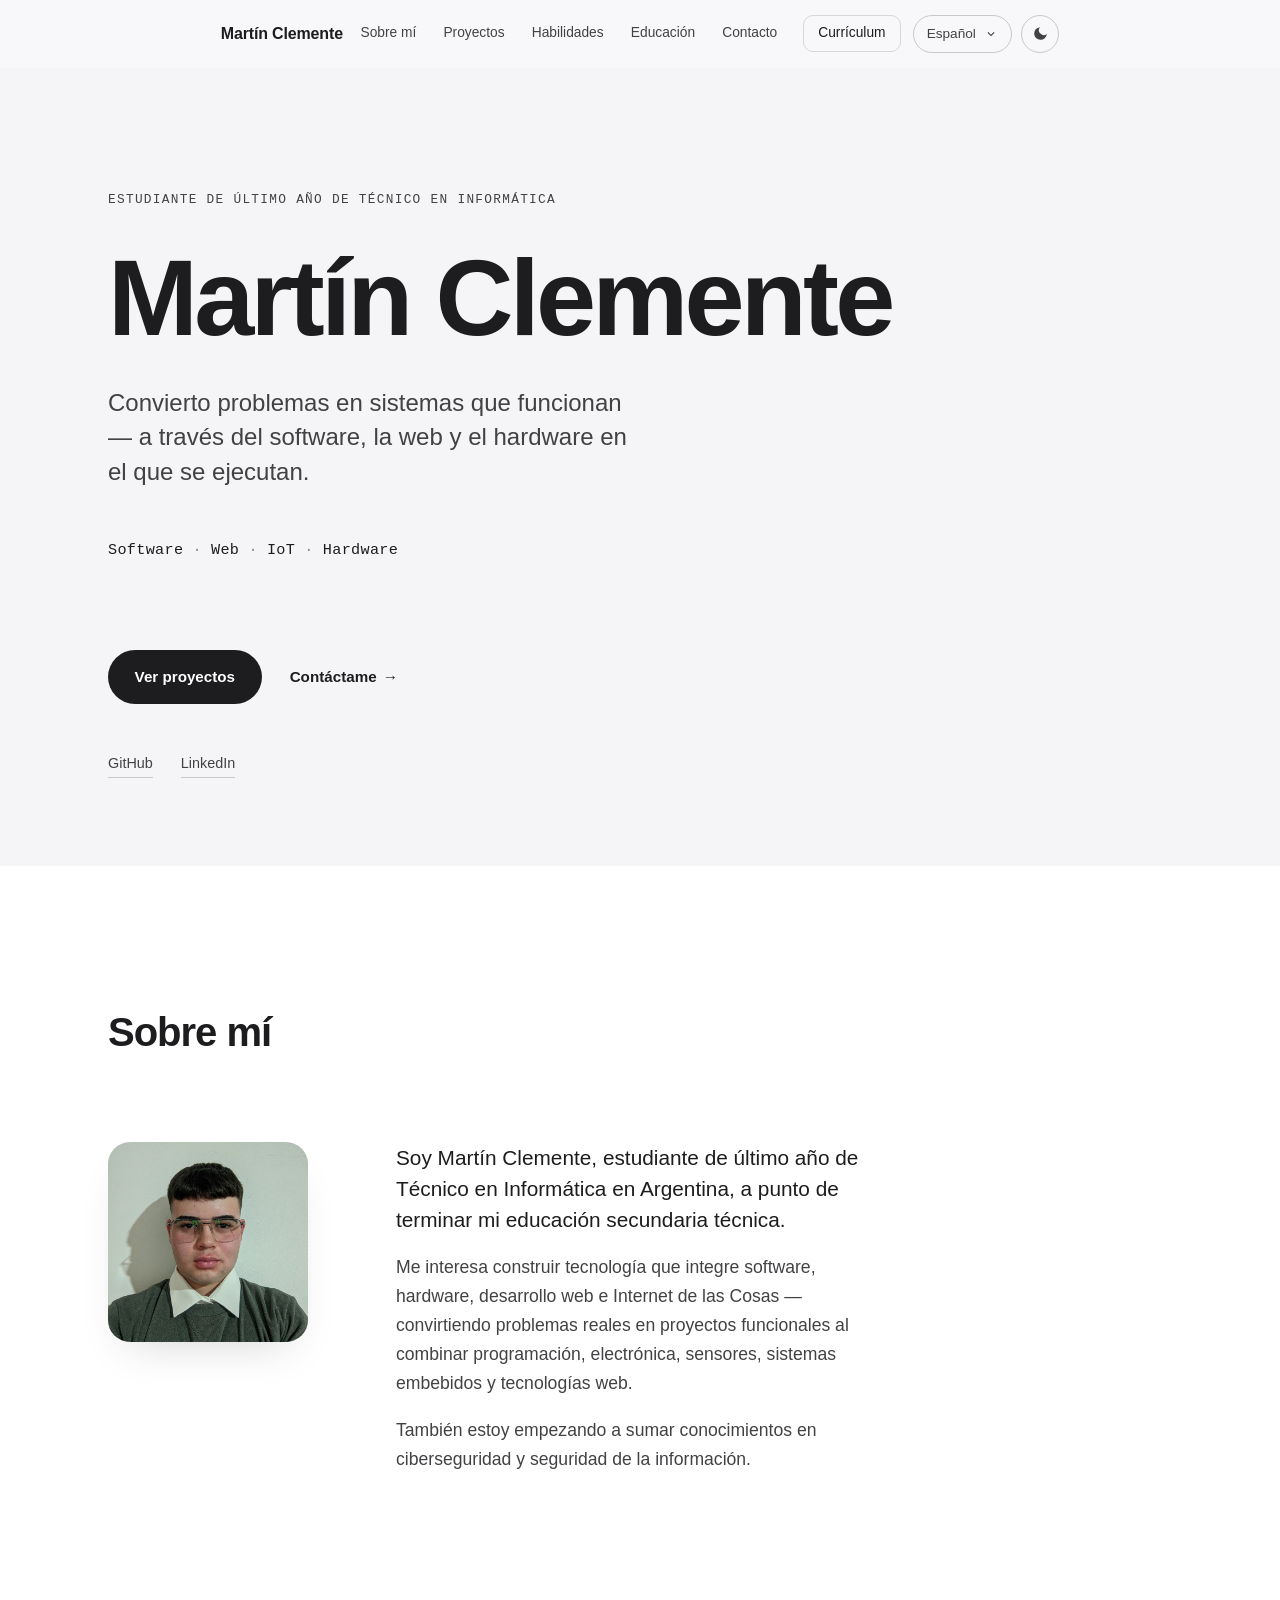
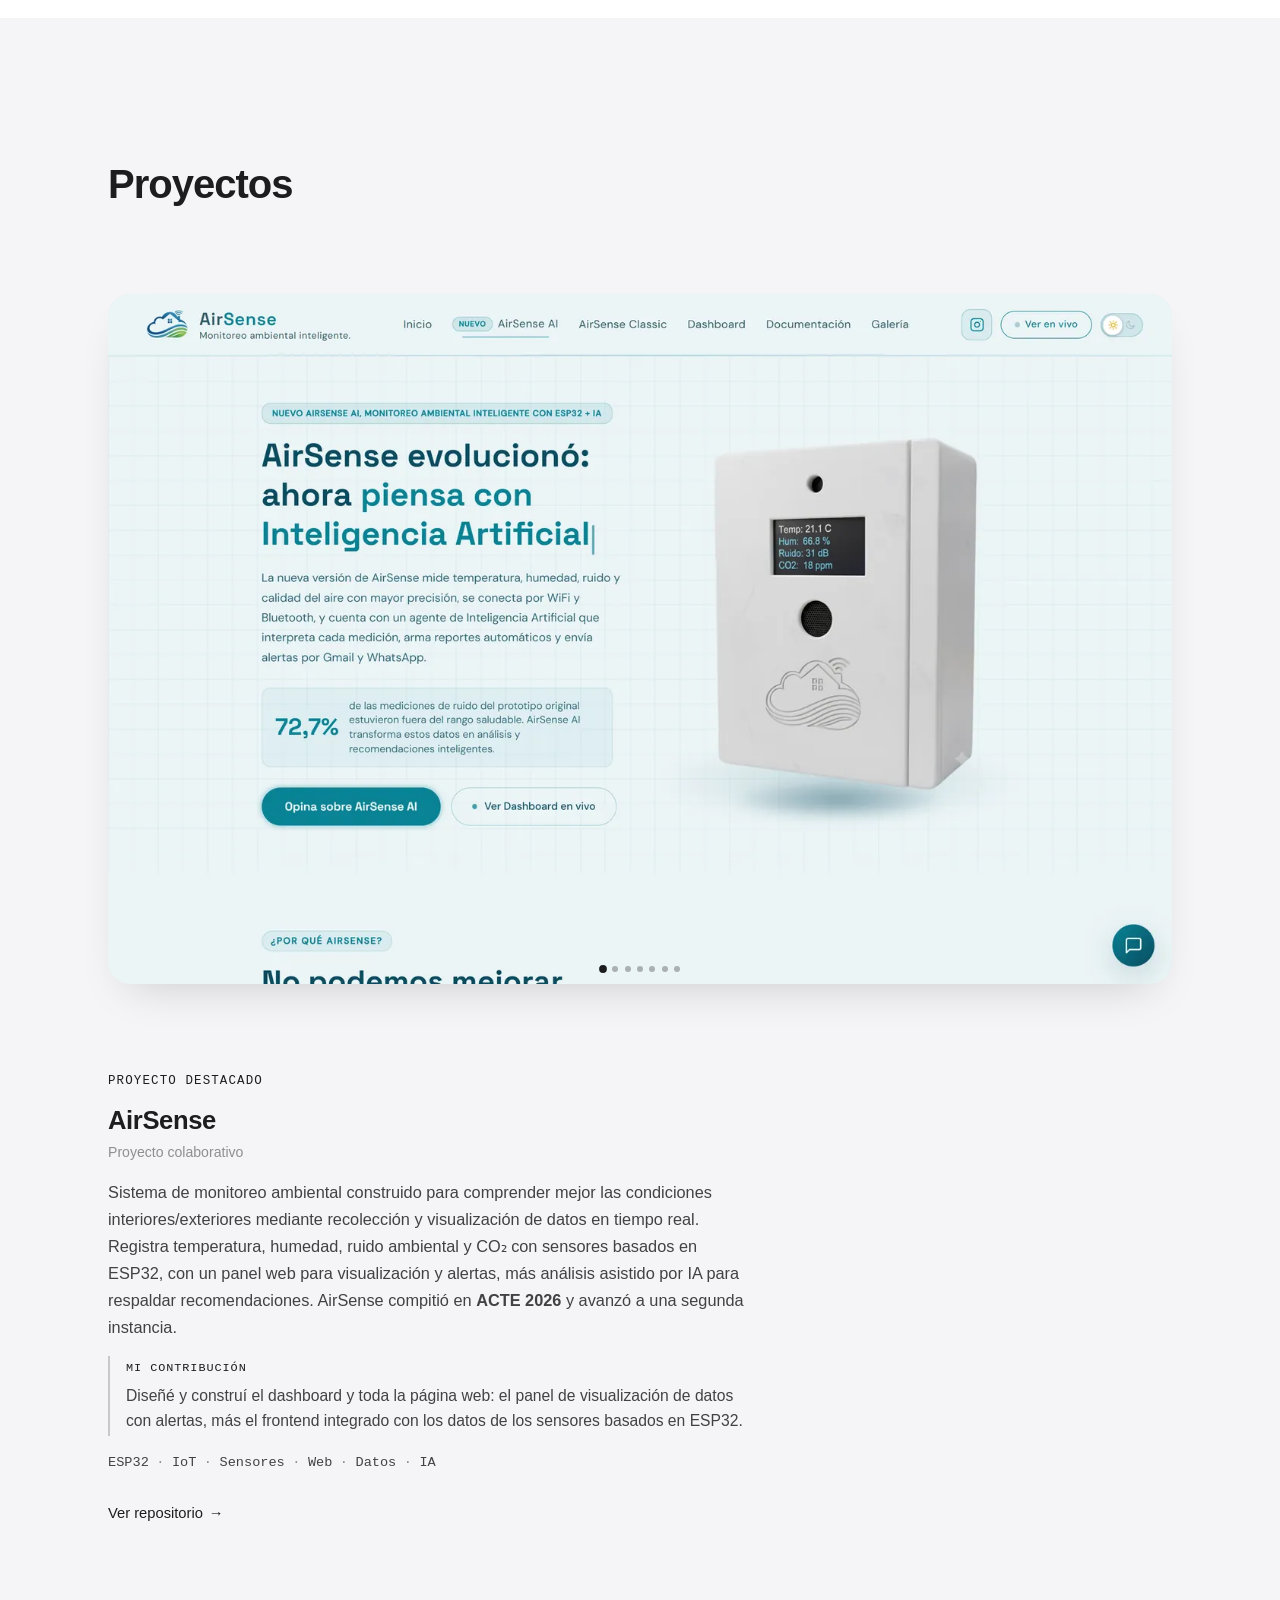
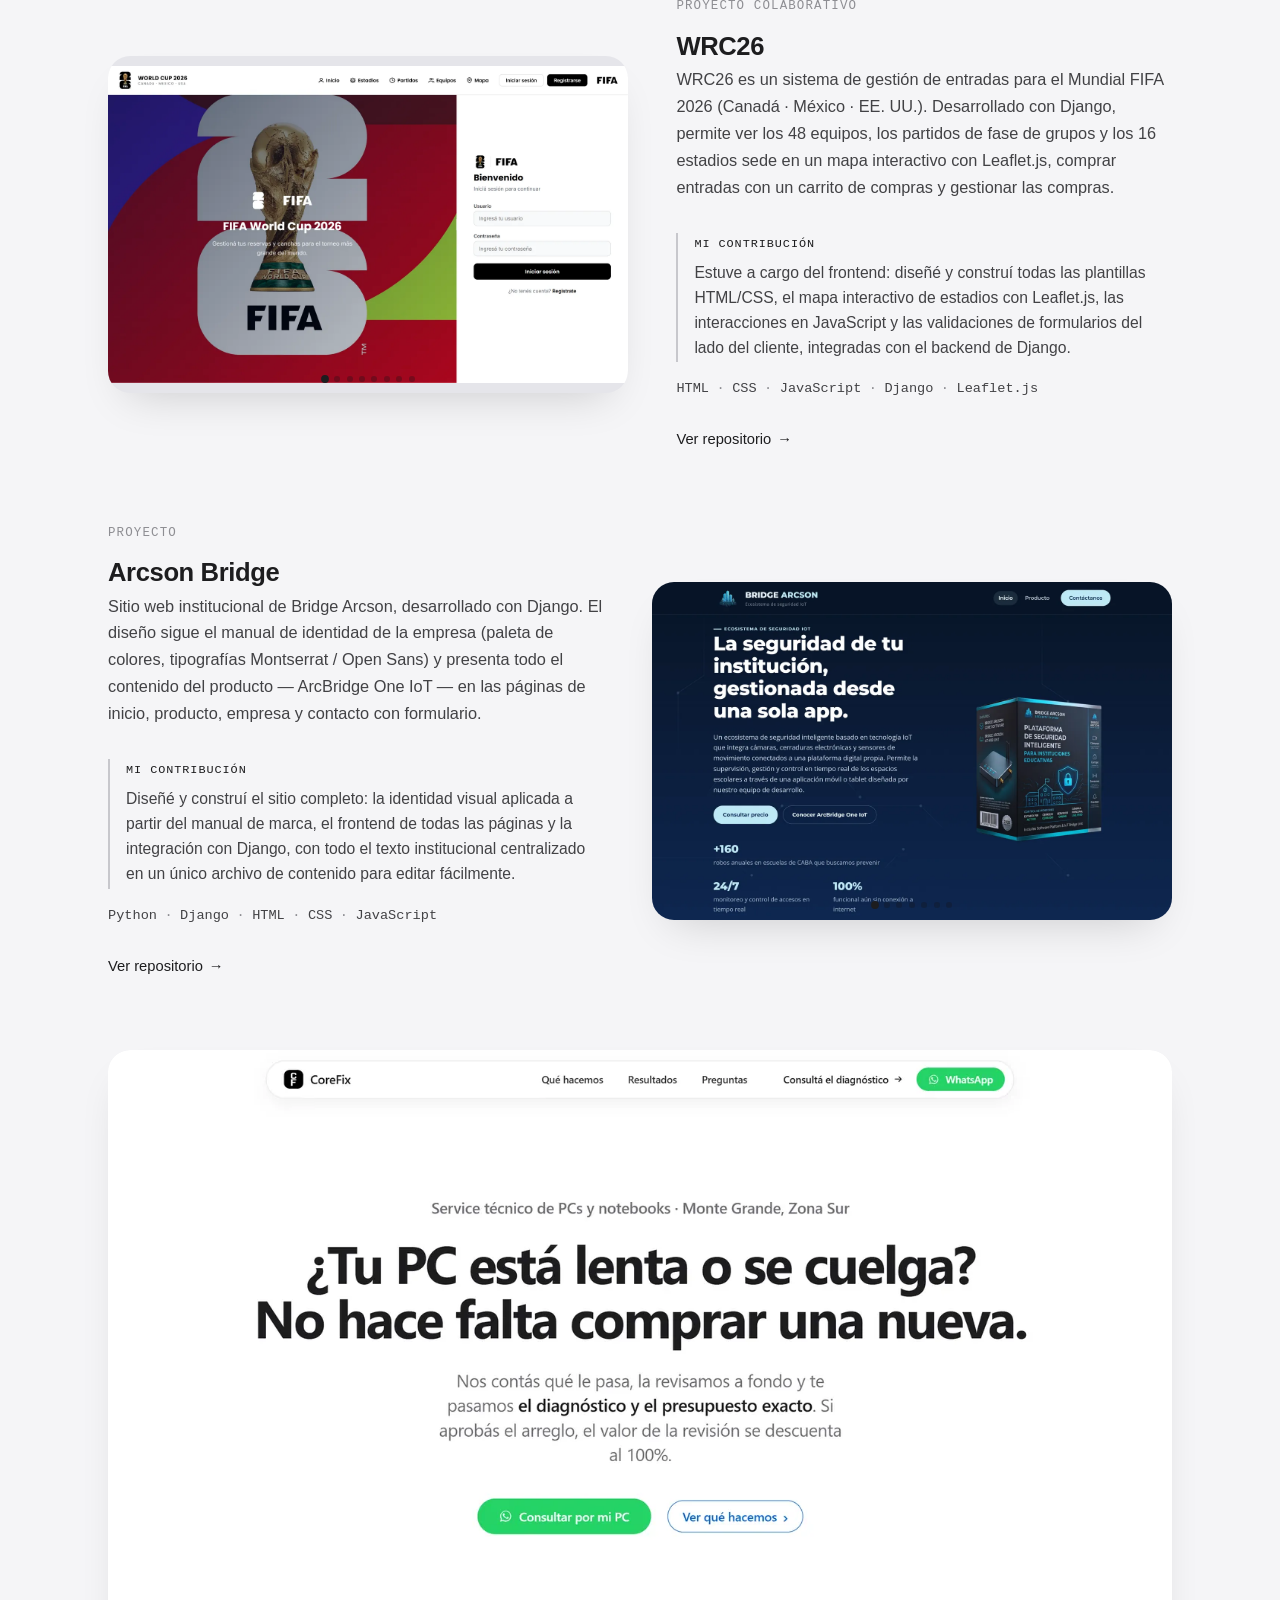
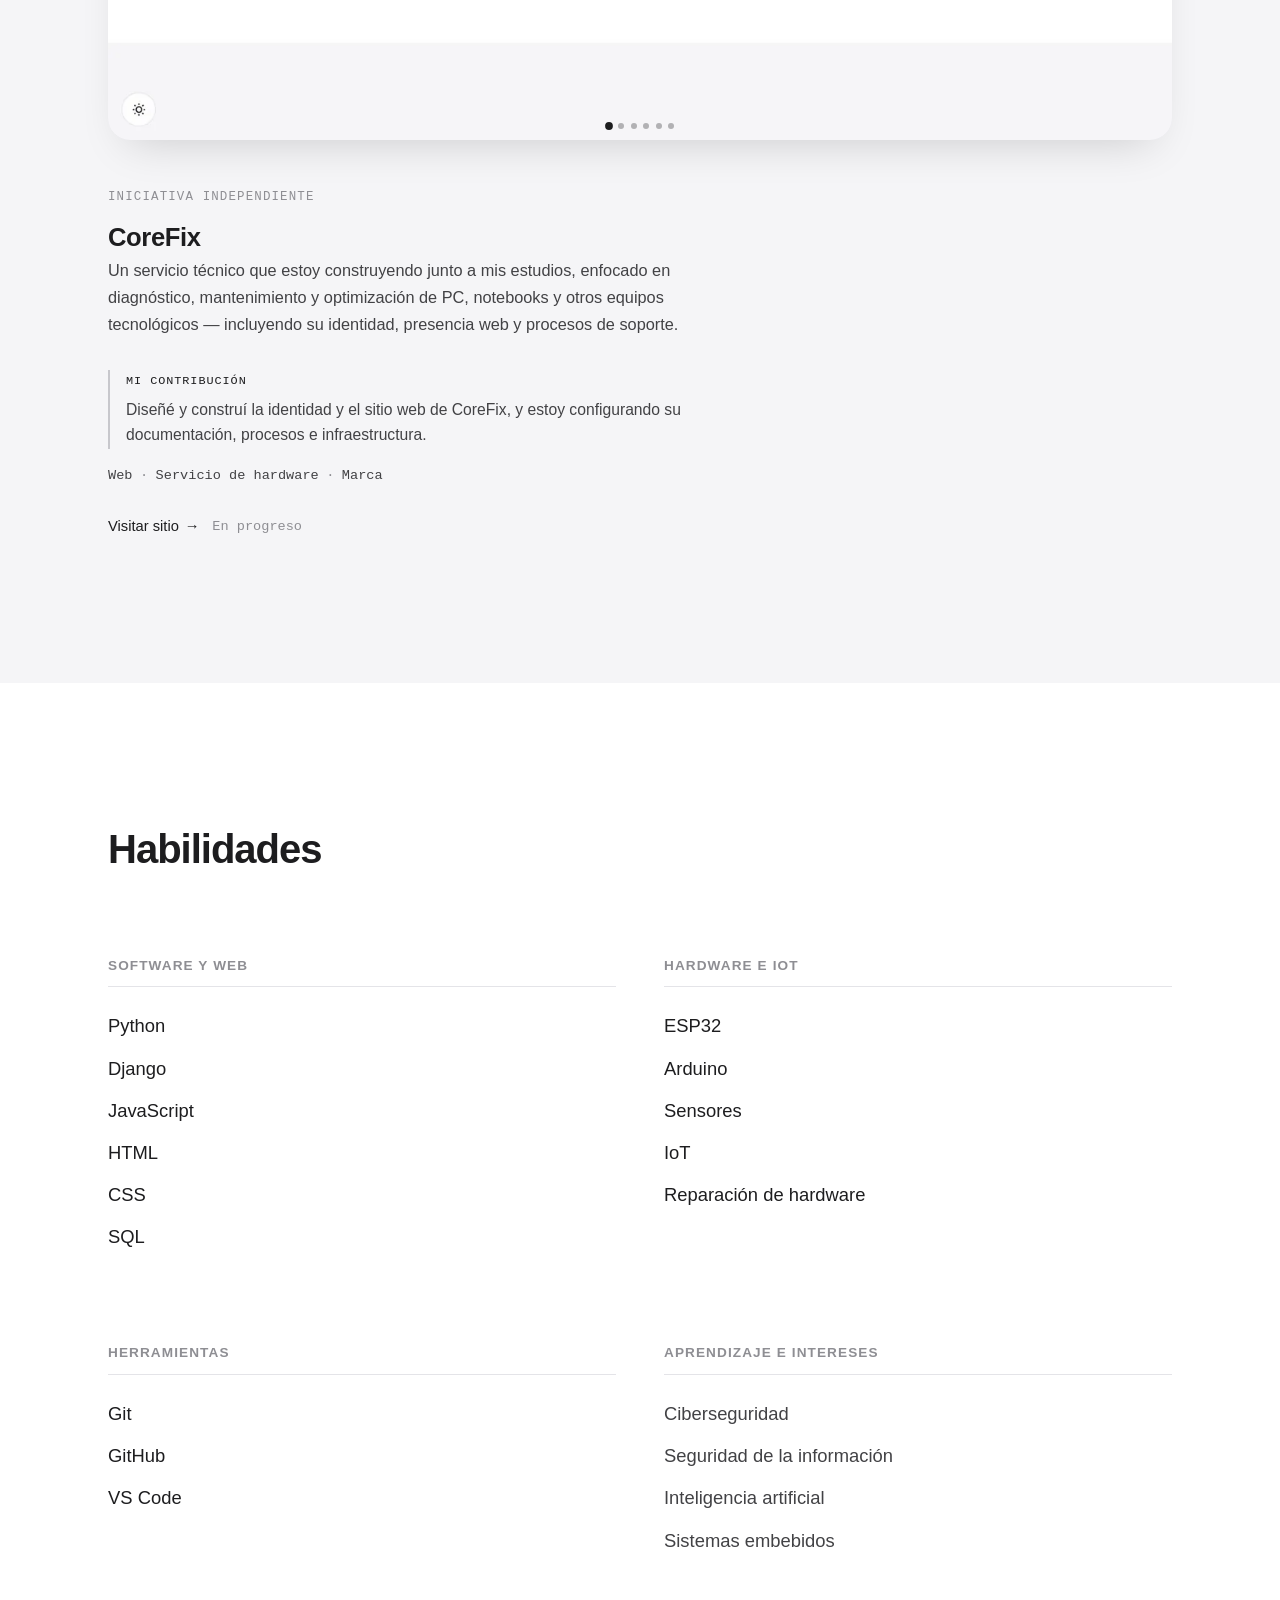
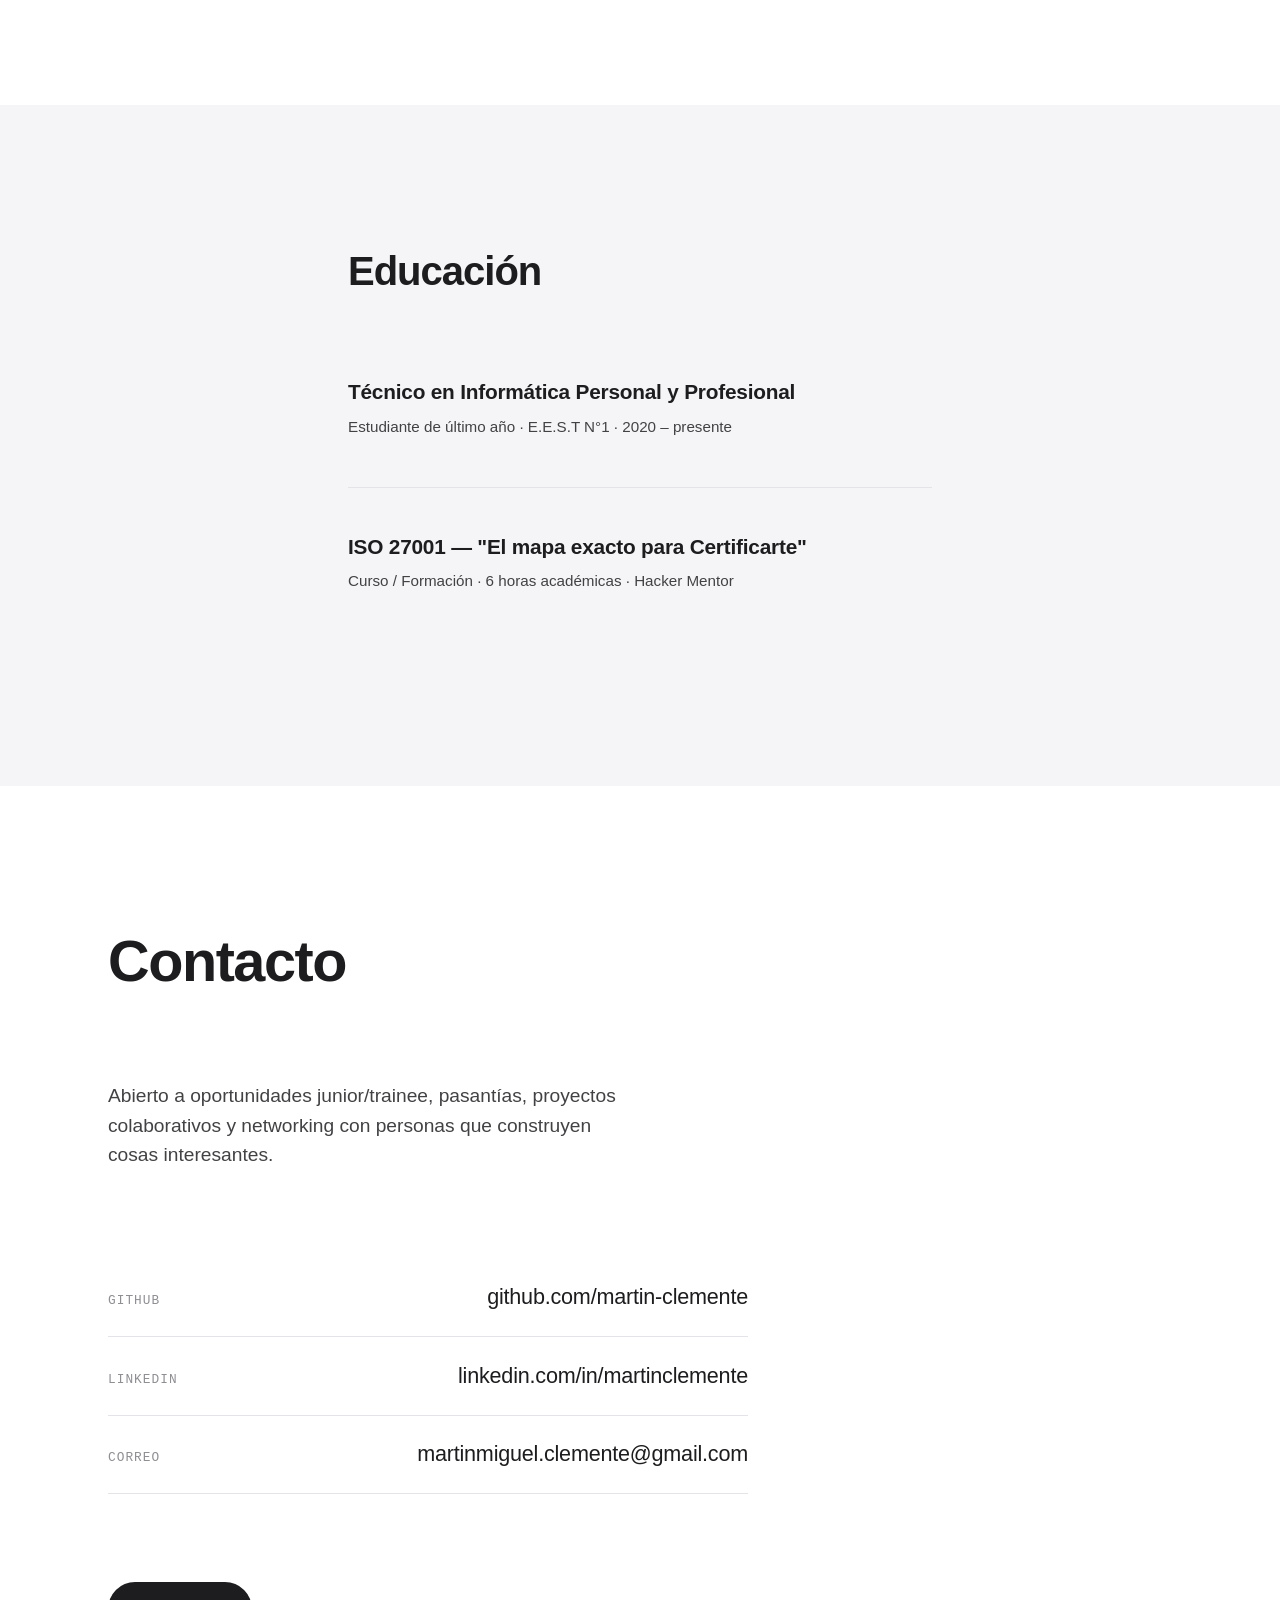
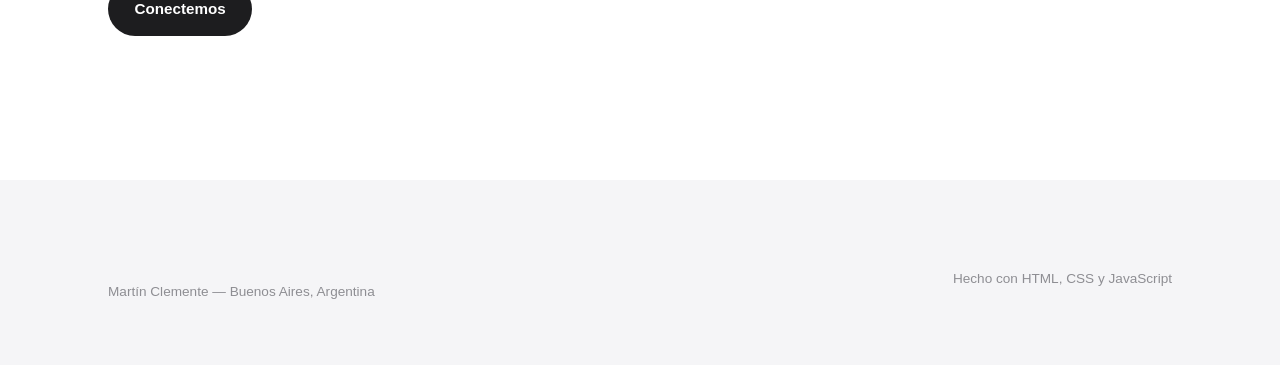
<file: index.html>
<!DOCTYPE html>
<html lang="es">
<head>
  <meta charset="UTF-8">
  <meta name="viewport" content="width=device-width, initial-scale=1.0">
  <title data-i18n="meta.title">Martín Clemente | Software, Web e IoT</title>
  <meta name="description" data-i18n-content="meta.description" content="Estudiante de último año de Técnico en Informática que desarrolla proyectos en software, desarrollo web, IoT y hardware.">

  <!-- Open Graph -->
  <meta property="og:title" data-i18n-content="meta.title" content="Martín Clemente | Software, Web e IoT">
  <meta property="og:description" data-i18n-content="meta.description" content="Estudiante de último año de Técnico en Informática que desarrolla proyectos en software, desarrollo web, IoT y hardware.">
  <meta property="og:type" content="website">
  <meta property="og:url" content="https://martin-clemente.github.io/">
  <meta property="og:image" content="https://martin-clemente.github.io/assets/images/og-image.png">
  <meta property="og:image:type" content="image/png">
  <meta property="og:image:width" content="1200">
  <meta property="og:image:height" content="630">

  <!-- Twitter/X -->
  <meta name="twitter:card" content="summary_large_image">
  <meta name="twitter:title" data-i18n-content="meta.title" content="Martín Clemente | Software, Web e IoT">
  <meta name="twitter:description" data-i18n-content="meta.description" content="Estudiante de último año de Técnico en Informática que desarrolla proyectos en software, desarrollo web, IoT y hardware.">
  <meta name="twitter:image" content="https://martin-clemente.github.io/assets/images/og-image.png">

  <link rel="canonical" href="https://martin-clemente.github.io/">
  <meta name="theme-color" content="#000000">

  <link rel="icon" type="image/png" href="assets/icons/MC%20Favicon.png">

  <link rel="stylesheet" href="css/style.css">

  <!-- Keep reveal-on-scroll blocks visible if JavaScript is disabled -->
  <noscript><style>.reveal { opacity: 1; transform: none; transition: none; }</style></noscript>

  <!-- Set theme before first paint to avoid a flash of the wrong mode -->
  <script>
    (function () {
      var theme = 'dark';
      try {
        var t = localStorage.getItem('theme');
        if (t !== 'light' && t !== 'dark') {
          t = window.matchMedia && window.matchMedia('(prefers-color-scheme: light)').matches ? 'light' : 'dark';
        }
        theme = t;
      } catch (e) {}
      document.documentElement.setAttribute('data-theme', theme);
      var meta = document.querySelector('meta[name="theme-color"]');
      if (meta) meta.content = theme === 'light' ? '#F5F5F7' : '#000000';
    })();
  </script>
</head>
<body>

  <a class="skip-link" href="#main" data-i18n="skip">Saltar al contenido</a>

  <header class="site-header" id="site-header">
    <div class="container header-inner">
      <a href="#top" class="logo">Martín Clemente</a>

      <div class="header-right">
        <nav class="primary-nav" id="primary-nav" aria-label="Principal" data-i18n-aria="nav.primary">
          <a href="#about" data-i18n="nav.about">Sobre mí</a>
          <a href="#projects" data-i18n="nav.projects">Proyectos</a>
          <a href="#skills" data-i18n="nav.skills">Habilidades</a>
          <a href="#education" data-i18n="nav.education">Educación</a>
          <a href="#contact" data-i18n="nav.contact">Contacto</a>
          <a href="pdf/Martin%20Clemente%20CV.pdf" target="_blank" rel="noopener" class="nav-cta" data-i18n="nav.curriculum">Currículum</a>
        </nav>

        <div class="header-actions">
          <div class="lang-dropdown" id="lang-dropdown">
            <button type="button" class="lang-toggle" id="lang-toggle" aria-haspopup="menu" aria-expanded="false" aria-label="Cambiar idioma">
              <span class="flag-text" id="lang-name">Español</span>
              <svg class="arrow-language" xmlns="http://www.w3.org/2000/svg" width="24" height="24" viewBox="0 0 24 24" aria-hidden="true">
                <path d="M7.41 8.59 12 13.17l4.59-4.58L18 10l-6 6-6-6z"/>
              </svg>
            </button>

            <div class="lang-menu" id="lang-menu" role="menu" aria-label="Idioma" data-i18n-aria="lang.menu">
              <button type="button" class="lang-option" data-lang-option="es" role="menuitemradio" aria-checked="true">
                <span class="flag-text">Español</span>
                <svg class="lang-check" xmlns="http://www.w3.org/2000/svg" width="16" height="16" viewBox="0 0 16 16" fill="currentColor" aria-hidden="true"><path d="M13.854 3.646a.5.5 0 0 1 0 .708l-7 7a.5.5 0 0 1-.708 0l-3.5-3.5a.5.5 0 1 1 .708-.708L6.5 10.293l6.646-6.647a.5.5 0 0 1 .708 0z"/></svg>
              </button>
              <button type="button" class="lang-option" data-lang-option="en" role="menuitemradio" aria-checked="false">
                <span class="flag-text">English</span>
                <svg class="lang-check" xmlns="http://www.w3.org/2000/svg" width="16" height="16" viewBox="0 0 16 16" fill="currentColor" aria-hidden="true"><path d="M13.854 3.646a.5.5 0 0 1 0 .708l-7 7a.5.5 0 0 1-.708 0l-3.5-3.5a.5.5 0 1 1 .708-.708L6.5 10.293l6.646-6.647a.5.5 0 0 1 .708 0z"/></svg>
              </button>
            </div>
          </div>

          <button type="button" class="theme-toggle" id="theme-toggle" title="Cambiar a modo claro">
            <svg class="icon-sun" xmlns="http://www.w3.org/2000/svg" viewBox="0 0 24 24" aria-hidden="true"><path d="M12 17a5 5 0 1 0 0-10 5 5 0 0 0 0 10zm0 2a7 7 0 1 1 0-14 7 7 0 0 1 0 14zM11 1h2v3h-2V1zm0 19h2v3h-2v-3zm10-9h3v2h-3v-2zM0 11h3v2H0v-2zm16.95-6.36 1.41-1.42 2.12 2.13-1.41 1.41-2.12-2.12zM3.51 18.24l1.41-1.41 2.13 2.12-1.42 1.42-2.12-2.13zm0-12.48 2.13-2.12 1.41 1.41L4.93 7.17l-1.42-1.41zm14.96 12.48-2.13 2.12-1.41-1.41 2.12-2.13 1.42 1.41z"/></svg>
            <svg class="icon-moon" xmlns="http://www.w3.org/2000/svg" viewBox="0 0 24 24" aria-hidden="true"><path d="M21 12.8A9 9 0 1 1 11.2 3 7 7 0 0 0 21 12.8z"/></svg>
          </button>

          <button class="nav-toggle" id="nav-toggle" aria-expanded="false" aria-controls="primary-nav" aria-label="Abrir menú">
            <span></span><span></span><span></span>
          </button>
        </div>
      </div>
    </div>
  </header>

  <main id="main">

    <!-- HERO -->
    <section class="hero" id="top">
      <div class="container hero-inner">
        <p class="hero-eyebrow" data-i18n="hero.eyebrow">Estudiante de último año de Técnico en Informática</p>
        <h1 class="hero-name">Martín Clemente</h1>
        <p class="hero-tagline" data-i18n="hero.tagline">Convierto problemas en sistemas que funcionan — a través del software, la web y el hardware en el que se ejecutan.</p>

        <ul class="hero-areas" aria-label="Áreas de enfoque" data-i18n-aria="hero.areas">
          <li>Software</li>
          <li>Web</li>
          <li>IoT</li>
          <li>Hardware</li>
        </ul>

        <div class="hero-actions">
          <a href="#projects" class="btn btn-primary" data-i18n="hero.viewProjects">Ver proyectos</a>
          <a href="#contact" class="btn btn-ghost" data-i18n="hero.contactMe">Contáctame</a>
        </div>

        <div class="hero-links">
          <a href="https://github.com/martin-clemente" target="_blank" rel="noopener">GitHub</a>
          <a href="https://www.linkedin.com/in/martinclemente/" target="_blank" rel="noopener">LinkedIn</a>
        </div>
      </div>
    </section>

    <!-- ABOUT -->
    <section class="section tone-a" id="about">
      <div class="container">
        <h2 class="section-heading" data-i18n="about.heading">Sobre mí</h2>
        <div class="about-grid reveal">
          <img class="about-photo" src="assets/images/Me/Me.webp" alt="Martín Clemente" width="1728" height="1727" loading="lazy">
          <div class="about-body">
            <p data-i18n="about.p1">Soy Martín Clemente, estudiante de último año de Técnico en Informática en Argentina, a punto de terminar mi educación secundaria técnica.</p>
            <p data-i18n="about.p2">Me interesa construir tecnología que integre software, hardware, desarrollo web e Internet de las Cosas — convirtiendo problemas reales en proyectos funcionales al combinar programación, electrónica, sensores, sistemas embebidos y tecnologías web.</p>
            <p data-i18n="about.p3">También estoy empezando a sumar conocimientos en ciberseguridad y seguridad de la información.</p>
          </div>
        </div>
      </div>
    </section>

    <!-- PROJECTS -->
    <section class="section tone-b" id="projects">
      <div class="container">
        <h2 class="section-heading" data-i18n="projects.heading">Proyectos</h2>

        <!-- Featured: AirSense -->
        <article class="project project-featured reveal">
          <div class="carousel project-media" data-carousel aria-roledescription="carousel" data-i18n-aria="carousel.airsenseLabel" aria-label="Capturas de AirSense">
            <div class="carousel-slides" data-carousel-track>
              <img class="carousel-slide" src="assets/images/AirSense/airsense-1.webp" alt="Captura de AirSense 1" loading="lazy" data-carousel-slide>
              <img class="carousel-slide" src="assets/images/AirSense/airsense-2.webp" alt="Captura de AirSense 2" loading="lazy" data-carousel-slide>
              <img class="carousel-slide" src="assets/images/AirSense/airsense-3.webp" alt="Captura de AirSense 3" loading="lazy" data-carousel-slide>
              <img class="carousel-slide" src="assets/images/AirSense/airsense-4.webp" alt="Captura de AirSense 4" loading="lazy" data-carousel-slide>
              <img class="carousel-slide" src="assets/images/AirSense/airsense-5.webp" alt="Captura de AirSense 5" loading="lazy" data-carousel-slide>
              <img class="carousel-slide" src="assets/images/AirSense/airsense-6.webp" alt="Captura de AirSense 6" loading="lazy" data-carousel-slide>
              <img class="carousel-slide" src="assets/images/AirSense/airsense-7.webp" alt="Captura de AirSense 7" loading="lazy" data-carousel-slide>
            </div>

            <button class="carousel-btn carousel-prev" type="button" data-carousel-prev data-i18n-aria="carousel.prev" aria-label="Captura anterior">‹</button>
            <button class="carousel-btn carousel-next" type="button" data-carousel-next data-i18n-aria="carousel.next" aria-label="Siguiente captura">›</button>

            <div class="carousel-dots" data-carousel-dots></div>

            <a class="carousel-repo-link" href="https://github.com/GustavoEstevez/Sistema_AirSense-" target="_blank" rel="noopener"><span data-i18n="btn.viewRepo">Ver repositorio</span> ↗</a>
          </div>
          <div class="project-body">
            <span class="project-tag project-tag-featured" data-i18n="tag.featured">Proyecto destacado</span>
            <h3>AirSense</h3>
            <span class="project-type" data-i18n="project.airsense.type">Proyecto colaborativo</span>
            <p class="project-desc" data-i18n-html="project.airsense.desc">Sistema de monitoreo ambiental construido para comprender mejor las condiciones interiores/exteriores mediante recolección y visualización de datos en tiempo real. Registra temperatura, humedad, ruido ambiental y CO₂ con sensores basados en ESP32, con un panel web para visualización y alertas, más análisis asistido por IA para respaldar recomendaciones. AirSense compitió en <strong>ACTE 2026</strong> y avanzó a una segunda instancia.</p>

            <div class="project-contribution">
              <span class="contribution-label" data-i18n="contribution.label">Mi contribución</span>
              <p data-i18n="project.airsense.contribution">Diseñé y construí el dashboard y toda la página web: el panel de visualización de datos con alertas, más el frontend integrado con los datos de los sensores basados en ESP32.</p>
            </div>

            <ul class="tech-tags">
              <li>ESP32</li><li>IoT</li><li data-i18n="tag.sensors">Sensores</li><li>Web</li><li data-i18n="tag.data">Datos</li><li data-i18n="tag.ai">IA</li>
            </ul>

            <div class="project-links">
              <a href="https://github.com/GustavoEstevez/Sistema_AirSense-" target="_blank" rel="noopener" class="btn btn-small" data-i18n="btn.viewRepo">Ver repositorio</a>
            </div>
          </div>
        </article>

        <!-- Grid of other projects -->
        <div class="project-grid">

          <!-- WRC26 -->
          <article class="project project-card reveal">
            <div class="carousel project-media project-media-card" data-carousel aria-roledescription="carousel" data-i18n-aria="carousel.wrc26Label" aria-label="Capturas de WRC26">
              <div class="carousel-slides" data-carousel-track>
                <img class="carousel-slide" src="assets/images/WRC26/wrc26-1.webp" alt="Pantalla de inicio de WRC26" loading="lazy" data-carousel-slide>
                <img class="carousel-slide" src="assets/images/WRC26/wrc26-2.webp" alt="Pantalla de equipos de WRC26" loading="lazy" data-carousel-slide>
                <img class="carousel-slide" src="assets/images/WRC26/wrc26-3.webp" alt="Pantalla de partidos de WRC26" loading="lazy" data-carousel-slide>
                <img class="carousel-slide" src="assets/images/WRC26/wrc26-4.webp" alt="Pantalla de mapa de WRC26" loading="lazy" data-carousel-slide>
                <img class="carousel-slide" src="assets/images/WRC26/wrc26-5.webp" alt="Pantalla de mapa de WRC26 2" loading="lazy" data-carousel-slide>
                <img class="carousel-slide" src="assets/images/WRC26/wrc26-6.webp" alt="Pantalla de mapa de WRC26 3" loading="lazy" data-carousel-slide>
                <img class="carousel-slide" src="assets/images/WRC26/wrc26-7.webp" alt="Captura de WRC26 2" loading="lazy" data-carousel-slide>
                <img class="carousel-slide" src="assets/images/WRC26/wrc26-8.webp" alt="Captura de WRC26 3" loading="lazy" data-carousel-slide>
              </div>

              <button class="carousel-btn carousel-prev" type="button" data-carousel-prev data-i18n-aria="carousel.prev" aria-label="Captura anterior">‹</button>
              <button class="carousel-btn carousel-next" type="button" data-carousel-next data-i18n-aria="carousel.next" aria-label="Siguiente captura">›</button>

              <div class="carousel-dots" data-carousel-dots></div>

              <a class="carousel-repo-link" href="https://github.com/GustavoEstevez/WRC26" target="_blank" rel="noopener"><span data-i18n="btn.viewRepo">Ver repositorio</span> ↗</a>
            </div>
            <div class="project-info">
              <span class="project-tag" data-i18n="tag.collaborative">Proyecto colaborativo</span>
              <h3>WRC26</h3>
              <p class="project-desc" data-i18n="project.wrc26.desc">WRC26 es un sistema de gestión de entradas para el Mundial FIFA 2026 (Canadá · México · EE. UU.). Desarrollado con Django, permite ver los 48 equipos, los partidos de fase de grupos y los 16 estadios sede en un mapa interactivo con Leaflet.js, comprar entradas con un carrito de compras y gestionar las compras.</p>

              <div class="project-contribution">
                <span class="contribution-label" data-i18n="contribution.label">Mi contribución</span>
                <p data-i18n="project.wrc26.contribution">Estuve a cargo del frontend: diseñé y construí todas las plantillas HTML/CSS, el mapa interactivo de estadios con Leaflet.js, las interacciones en JavaScript y las validaciones de formularios del lado del cliente, integradas con el backend de Django.</p>
              </div>

              <ul class="tech-tags">
                <li>HTML</li><li>CSS</li><li>JavaScript</li><li>Django</li><li>Leaflet.js</li>
              </ul>

              <div class="project-links">
                <a href="https://github.com/GustavoEstevez/WRC26" target="_blank" rel="noopener" class="btn btn-small" data-i18n="btn.viewRepo">Ver repositorio</a>
              </div>
            </div>
          </article>

          <!-- Arcson Bridge -->
          <article class="project project-card project-card--reverse reveal">
            <div class="carousel project-media project-media-card" data-carousel aria-roledescription="carousel" data-i18n-aria="carousel.arcsonLabel" aria-label="Capturas de Arcson Bridge">
              <div class="carousel-slides" data-carousel-track>
                <img class="carousel-slide" src="assets/images/BridgeArcson/arcson-1.webp" alt="Captura de Arcson Bridge 1" loading="lazy" data-carousel-slide>
                <img class="carousel-slide" src="assets/images/BridgeArcson/arcson-2.webp" alt="Captura de Arcson Bridge 2" loading="lazy" data-carousel-slide>
                <img class="carousel-slide" src="assets/images/BridgeArcson/arcson-3.webp" alt="Captura de Arcson Bridge 3" loading="lazy" data-carousel-slide>
                <img class="carousel-slide" src="assets/images/BridgeArcson/arcson-4.webp" alt="Captura de Arcson Bridge 4" loading="lazy" data-carousel-slide>
                <img class="carousel-slide" src="assets/images/BridgeArcson/arcson-5.webp" alt="Captura de Arcson Bridge 5" loading="lazy" data-carousel-slide>
                <img class="carousel-slide" src="assets/images/BridgeArcson/arcson-6.webp" alt="Captura de Arcson Bridge 6" loading="lazy" data-carousel-slide>
                <img class="carousel-slide" src="assets/images/BridgeArcson/arcson-7.webp" alt="Captura de Arcson Bridge 7" loading="lazy" data-carousel-slide>
              </div>

              <button class="carousel-btn carousel-prev" type="button" data-carousel-prev data-i18n-aria="carousel.prev" aria-label="Captura anterior">‹</button>
              <button class="carousel-btn carousel-next" type="button" data-carousel-next data-i18n-aria="carousel.next" aria-label="Siguiente captura">›</button>

              <div class="carousel-dots" data-carousel-dots></div>

              <a class="carousel-repo-link" href="https://github.com/martin-clemente/bridge-arcson" target="_blank" rel="noopener"><span data-i18n="btn.viewRepo">Ver repositorio</span> ↗</a>
            </div>
            <div class="project-info">
              <span class="project-tag" data-i18n="tag.project">Proyecto</span>
              <h3>Arcson Bridge</h3>
              <p class="project-desc" data-i18n="project.arcson.desc">Sitio web institucional de Bridge Arcson, desarrollado con Django. El diseño sigue el manual de identidad de la empresa (paleta de colores, tipografías Montserrat / Open Sans) y presenta todo el contenido del producto — ArcBridge One IoT — en las páginas de inicio, producto, empresa y contacto con formulario.</p>

              <div class="project-contribution">
                <span class="contribution-label" data-i18n="contribution.label">Mi contribución</span>
                <p data-i18n="project.arcson.contribution">Diseñé y construí el sitio completo: la identidad visual aplicada a partir del manual de marca, el frontend de todas las páginas y la integración con Django, con todo el texto institucional centralizado en un único archivo de contenido para editar fácilmente.</p>
              </div>

              <ul class="tech-tags">
                <li>Python</li><li>Django</li><li>HTML</li><li>CSS</li><li>JavaScript</li>
              </ul>

              <div class="project-links">
                <a href="https://github.com/martin-clemente/bridge-arcson" target="_blank" rel="noopener" class="btn btn-small" data-i18n="btn.viewRepo">Ver repositorio</a>
              </div>
            </div>
          </article>

          <!-- CoreFix -->
          <article class="project project-card project-card--wide reveal">
            <div class="carousel project-media project-media-card" data-carousel aria-roledescription="carousel" data-i18n-aria="carousel.corefixLabel" aria-label="Capturas de CoreFix">
              <div class="carousel-slides" data-carousel-track>
                <img class="carousel-slide" src="assets/images/CoreFix/corefix-1.webp" alt="Captura de la landing de CoreFix" loading="lazy" data-carousel-slide>
                <img class="carousel-slide" src="assets/images/CoreFix/corefix-2.webp" alt="Captura de la landing de CoreFix 2" loading="lazy" data-carousel-slide>
                <img class="carousel-slide" src="assets/images/CoreFix/corefix-3.webp" alt="Captura de la landing de CoreFix 3" loading="lazy" data-carousel-slide>
                <img class="carousel-slide" src="assets/images/CoreFix/corefix-4.webp" alt="Captura de la landing de CoreFix 4" loading="lazy" data-carousel-slide>
                <img class="carousel-slide" src="assets/images/CoreFix/corefix-5.webp" alt="Captura de la landing de CoreFix 5" loading="lazy" data-carousel-slide>
                <img class="carousel-slide" src="assets/images/CoreFix/corefix-6.webp" alt="Captura de la landing de CoreFix 6" loading="lazy" data-carousel-slide>
              </div>

              <button class="carousel-btn carousel-prev" type="button" data-carousel-prev data-i18n-aria="carousel.prev" aria-label="Captura anterior">‹</button>
              <button class="carousel-btn carousel-next" type="button" data-carousel-next data-i18n-aria="carousel.next" aria-label="Siguiente captura">›</button>

              <div class="carousel-dots" data-carousel-dots></div>

              <a class="carousel-repo-link" href="https://corefix-pc.github.io/landing/" target="_blank" rel="noopener"><span data-i18n="btn.visitSite">Visitar sitio</span> ↗</a>
            </div>
            <div class="project-info">
              <span class="project-tag" data-i18n="tag.independent">Iniciativa independiente</span>
              <h3>CoreFix</h3>
              <p class="project-desc" data-i18n="project.corefix.desc">Un servicio técnico que estoy construyendo junto a mis estudios, enfocado en diagnóstico, mantenimiento y optimización de PC, notebooks y otros equipos tecnológicos — incluyendo su identidad, presencia web y procesos de soporte.</p>

              <div class="project-contribution">
                <span class="contribution-label" data-i18n="contribution.label">Mi contribución</span>
                <p data-i18n="project.corefix.contribution">Diseñé y construí la identidad y el sitio web de CoreFix, y estoy configurando su documentación, procesos e infraestructura.</p>
              </div>

              <ul class="tech-tags">
                <li>Web</li><li data-i18n="tag.hwService">Servicio de hardware</li><li data-i18n="tag.branding">Marca</li>
              </ul>

              <div class="project-links">
                <a href="https://corefix-pc.github.io/landing/" target="_blank" rel="noopener" class="btn btn-small" data-i18n="btn.visitSite">Visitar sitio</a>
                <span class="project-status" data-i18n="status.inProgress">En progreso</span>
              </div>
            </div>
          </article>

        </div>
      </div>
    </section>

    <!-- SKILLS -->
    <section class="section tone-a" id="skills">
      <div class="container">
        <h2 class="section-heading" data-i18n="skills.heading">Habilidades</h2>

        <div class="skills-grid">
          <div class="skill-group reveal">
            <h3 data-i18n="skills.software">Software y Web</h3>
            <ul class="tech-tags">
              <li>Python</li><li>Django</li><li>JavaScript</li><li>HTML</li><li>CSS</li><li>SQL</li>
            </ul>
          </div>

          <div class="skill-group reveal">
            <h3 data-i18n="skills.hardware">Hardware e IoT</h3>
            <ul class="tech-tags">
              <li>ESP32</li><li>Arduino</li><li data-i18n="tag.sensors">Sensores</li><li>IoT</li><li data-i18n="tag.hwTroubleshooting">Reparación de hardware</li>
            </ul>
          </div>

          <div class="skill-group reveal">
            <h3 data-i18n="skills.tools">Herramientas</h3>
            <ul class="tech-tags">
              <li>Git</li><li>GitHub</li><li>VS Code</li>
            </ul>
          </div>

          <div class="skill-group skill-group-learning reveal">
            <h3 data-i18n="skills.learning">Aprendizaje e Intereses</h3>
            <ul class="tech-tags tech-tags-learning">
              <li data-i18n="tag.cybersecurity">Ciberseguridad</li><li data-i18n="tag.infoSecurity">Seguridad de la información</li><li data-i18n="tag.aiFull">Inteligencia artificial</li><li data-i18n="tag.embedded">Sistemas embebidos</li>
            </ul>
          </div>
        </div>
      </div>
    </section>

    <!-- EDUCATION -->
    <section class="section tone-b" id="education">
      <div class="container education-grid">
        <h2 class="section-heading" data-i18n="education.heading">Educación</h2>

        <div>
          <article class="edu-item reveal">
            <h3>Técnico en Informática Personal y Profesional</h3>
            <p class="edu-meta" data-i18n="education.meta1">Estudiante de último año · E.E.S.T N°1 · 2020 – presente</p>
          </article>

          <article class="edu-item reveal">
            <h3>ISO 27001 — "El mapa exacto para Certificarte"</h3>
            <p class="edu-meta" data-i18n="education.meta2">Curso / Formación · 6 horas académicas · Hacker Mentor</p>
          </article>
        </div>
      </div>
    </section>

    <!-- CONTACT -->
    <section class="section section-contact tone-a" id="contact">
      <div class="container">
        <h2 class="section-heading" data-i18n="contact.heading">Contacto</h2>
        <p class="contact-lead" data-i18n="contact.lead">Abierto a oportunidades junior/trainee, pasantías, proyectos colaborativos y networking con personas que construyen cosas interesantes.</p>

        <div class="contact-links reveal">
          <a href="https://github.com/martin-clemente" target="_blank" rel="noopener" class="contact-link">
            <span class="contact-label">GitHub</span>
            <span class="contact-value">github.com/martin-clemente</span>
          </a>
          <a href="https://www.linkedin.com/in/martinclemente/" target="_blank" rel="noopener" class="contact-link">
            <span class="contact-label">LinkedIn</span>
            <span class="contact-value">linkedin.com/in/martinclemente</span>
          </a>
          <a href="mailto:martinmiguel.clemente@gmail.com" class="contact-link">
            <span class="contact-label" data-i18n="contact.email">Correo</span>
            <span class="contact-value">martinmiguel.clemente@gmail.com</span>
          </a>
        </div>

        <a href="mailto:martinmiguel.clemente@gmail.com" class="btn btn-primary contact-cta" data-i18n="contact.cta">Conectemos</a>
      </div>
    </section>

  </main>

  <footer class="site-footer">
    <div class="container footer-inner">
      <p>Martín Clemente — Buenos Aires, Argentina</p>
      <p class="footer-meta" data-i18n="footer.built">Hecho con HTML, CSS y JavaScript</p>
    </div>
  </footer>

  <script src="js/script.js"></script>
</body>
</html>
</file>
<file: css/style.css>
/* ==========================================================================
   Martín Clemente — Portfolio
   Editorial, minimal, Apple-inspired composition. Monochrome, dark-first.
   ========================================================================== */

:root {
  /* Color — monochrome */
  --bg: #000000;
  --bg-0: #000000;   /* base tone */
  --bg-1: #050506;   /* alternate tone, barely lighter */
  --bg-surface: #151517;
  --bg-surface-2: #1C1C1F;
  --border: #232326;
  --border-strong: #34343A;
  --text-primary: #F5F5F7;
  --text-secondary: #A1A1A6;
  --text-muted: #6E6E73;
  --accent: #F5F5F7;
  --accent-text: #0C0C0E;
  --accent-soft: rgba(245, 245, 247, 0.08);
  --accent-border: rgba(245, 245, 247, 0.28);

  /* Header — frosted glass */
  --header-bg: rgba(0, 0, 0, 0.5);
  --header-bg-scrolled: rgba(0, 0, 0, 0.78);

  /* Elevation */
  --shadow-card: 0 1px 2px rgba(0, 0, 0, 0.35);
  --shadow-media: 0 20px 60px -20px rgba(0, 0, 0, 0.55);

  /* Translucent overlays on top of screenshots (stay dark in both themes) */
  --overlay-bg: rgba(0, 0, 0, 0.6);
  --overlay-bg-hover: #1C1C1E;
  --overlay-grad: rgba(0, 0, 0, 0.85);
  --overlay-text: #F5F5F7;
  --carousel-dot-idle: rgba(245, 245, 247, 0.4);

  /* Type — system fonts (SF Pro on Apple devices, Segoe UI elsewhere) */
  --font-display: -apple-system, BlinkMacSystemFont, "SF Pro Display", "SF Pro Text", "Segoe UI", sans-serif;
  --font-body: -apple-system, BlinkMacSystemFont, "SF Pro Text", "SF Pro Display", "Segoe UI", sans-serif;
  --font-mono: "SF Mono", ui-monospace, "Cascadia Mono", "JetBrains Mono", Consolas, monospace;

  /* Spacing */
  --space-3xs: 0.25rem;
  --space-xs: 0.5rem;
  --space-sm: 1rem;
  --space-md: 1.75rem;
  --space-lg: 3rem;
  --space-xl: 5.5rem;
  --space-2xl: 9rem;    /* generous section rhythm on desktop */
  --space-gap: 4.5rem;  /* space between showcases inside a section */

  --radius: 22px;
  --radius-sm: 10px;
  --radius-pill: 999px;
  --max-width: 1120px;
  --max-width-narrow: 640px;

  --header-h: 68px;

  --ease: cubic-bezier(0.22, 1, 0.36, 1);
}

/* ---------- Light theme ---------- */
/* Applied via <html data-theme="light"> (see head inline script + js/script.js) */
html[data-theme="light"] {
  color-scheme: light;
  --bg: #F5F5F7;
  --bg-0: #FFFFFF;
  --bg-1: #F5F5F7;
  --bg-surface: #FFFFFF;
  --bg-surface-2: #E5E5EA;
  --border: #E4E4E8;
  --border-strong: #C7C7CC;
  --text-primary: #1D1D1F;
  --text-secondary: #424245;
  --text-muted: #8E8E93;
  --accent: #1D1D1F;
  --accent-text: #FFFFFF;
  --accent-soft: rgba(29, 29, 31, 0.06);
  --accent-border: rgba(29, 29, 31, 0.15);

  --header-bg: rgba(250, 250, 252, 0.55);
  --header-bg-scrolled: rgba(250, 250, 252, 0.8);

  --shadow-card: 0 1px 3px rgba(0, 0, 0, 0.06);
  --shadow-media: 0 20px 45px -20px rgba(0, 0, 0, 0.18);

  --carousel-dot-idle: rgba(20, 20, 24, 0.3);
}

/* Smooth theme switch */
body { transition: background-color 0.25s ease, color 0.25s ease; }

::selection { background: var(--accent); color: var(--accent-text); }

/* Reset */
*, *::before, *::after { box-sizing: border-box; }
html {
  scroll-behavior: smooth;
  scroll-padding-top: calc(var(--header-h) + 12px);
  color-scheme: dark;
  background: var(--bg);
}
body {
  margin: 0;
  background: var(--bg);
  color: var(--text-primary);
  font-family: var(--font-body);
  font-size: 16px;
  line-height: 1.6;
  -webkit-font-smoothing: antialiased;
}
img { max-width: 100%; display: block; }
a { color: inherit; text-decoration: none; }
ul { list-style: none; margin: 0; padding: 0; }
h1, h2, h3 { font-family: var(--font-display); margin: 0; line-height: 1.1; }

.container {
  max-width: var(--max-width);
  margin: 0 auto;
  padding: 0 var(--space-md);
}

/* Alternating background tones between sections — replaces hard borders
   as the way sections separate from one another. */
.tone-a { background: var(--bg-0); }
.tone-b { background: var(--bg-1); }

.skip-link {
  position: absolute;
  left: -999px;
  top: 0;
  background: var(--accent);
  color: var(--accent-text);
  padding: 0.75rem 1.25rem;
  z-index: 200;
  border-radius: 0 0 var(--radius-sm) 0;
}
.skip-link:focus { left: 0; }

:focus-visible {
  outline: 2px solid var(--accent);
  outline-offset: 3px;
}

/* ---------- Header ---------- */
.site-header {
  position: sticky;
  top: 0;
  z-index: 100;
  height: var(--header-h);
  display: flex;
  align-items: center;
  background: var(--header-bg);
  -webkit-backdrop-filter: blur(20px) saturate(180%);
  backdrop-filter: blur(20px) saturate(180%);
  border-bottom: 1px solid transparent;
  transition: border-color 0.3s var(--ease), background 0.3s var(--ease);
}
.site-header.scrolled {
  border-bottom-color: var(--border);
  background: var(--header-bg-scrolled);
}
@supports not ((backdrop-filter: blur(1px)) or (-webkit-backdrop-filter: blur(1px))) {
  .site-header { background: var(--bg); }
  .site-header.scrolled { background: var(--bg); }
}
.header-inner {
  display: flex;
  align-items: center;
  justify-content: space-between;
  gap: var(--space-sm);
}
.header-right {
  display: flex;
  align-items: center;
  min-width: 0;
  gap: 0.75rem;
}
.header-actions {
  display: flex;
  align-items: center;
  flex-shrink: 0;
  gap: 0.6rem;
}
.logo {
  font-family: var(--font-display);
  font-weight: 600;
  font-size: 1rem;
  letter-spacing: -0.01em;
  white-space: nowrap;
}
.primary-nav {
  display: flex;
  align-items: center;
  flex-wrap: nowrap;
  gap: 1.5rem;
}
.primary-nav a {
  color: var(--text-secondary);
  font-size: 0.86rem;
  white-space: nowrap;
  padding: 0.4rem 0.1rem;
  border-bottom: 1px solid transparent;
  transition: color 0.15s ease;
}
.primary-nav a:hover,
.primary-nav a:focus-visible { color: var(--text-primary); }
.primary-nav .nav-cta {
  color: var(--accent) !important;
  border: 1px solid var(--accent-border);
  border-radius: var(--radius-sm);
  padding: 0.4rem 0.9rem !important;
}
.nav-cta:hover { background: var(--accent-soft); }

.lang-dropdown { position: relative; }
.lang-toggle {
  display: inline-flex;
  align-items: center;
  gap: 0.5rem;
  font-family: var(--font-body);
  font-size: 0.85rem;
  color: var(--text-secondary);
  background: none;
  border: 1px solid var(--border-strong);
  border-radius: var(--radius-pill);
  padding: 0.4rem 0.8rem;
  min-height: 38px;
  cursor: pointer;
  transition: border-color 0.15s ease, color 0.15s ease, background 0.15s ease;
}
.lang-toggle:hover { background: var(--accent-soft); color: var(--text-primary); }
.lang-toggle:focus-visible { border-color: var(--accent); color: var(--accent); }
.theme-toggle {
  display: inline-flex;
  align-items: center;
  justify-content: center;
  width: 38px;
  height: 38px;
  padding: 0;
  flex-shrink: 0;
  background: none;
  border: 1px solid var(--border-strong);
  border-radius: var(--radius-pill);
  color: var(--text-secondary);
  cursor: pointer;
  transition: border-color 0.15s ease, color 0.15s ease, background 0.15s ease;
}
.theme-toggle:hover { background: var(--accent-soft); color: var(--text-primary); }
.theme-toggle:focus-visible { border-color: var(--accent); color: var(--accent); }
.theme-toggle svg { width: 17px; height: 17px; fill: currentColor; }
html:not([data-theme="light"]) .theme-toggle .icon-moon,
html[data-theme="light"] .theme-toggle .icon-sun { display: none; }
.flag-text { line-height: 1; white-space: nowrap; }
.arrow-language { width: 14px; height: 14px; fill: currentColor; transition: transform 0.2s ease; }
.lang-dropdown.open .arrow-language { transform: rotate(180deg); }

.lang-menu {
  position: absolute;
  top: calc(100% + 6px);
  right: 0;
  min-width: 180px;
  background: var(--bg-surface);
  border: 1px solid var(--border-strong);
  border-radius: var(--radius-sm);
  box-shadow: var(--shadow-card);
  padding: 0.3rem;
  opacity: 0;
  visibility: hidden;
  transform: translateY(-6px);
  transition: opacity 0.15s ease, transform 0.15s ease;
  z-index: 3;
}
.lang-dropdown.open .lang-menu { opacity: 1; visibility: visible; transform: translateY(0); }
.lang-option {
  display: flex;
  align-items: center;
  gap: 0.6rem;
  width: 100%;
  padding: 0.5rem 0.7rem;
  background: none;
  border: none;
  border-radius: var(--radius-sm);
  font-family: var(--font-body);
  font-size: 0.9rem;
  color: var(--text-secondary);
  text-align: left;
  cursor: pointer;
}
.lang-option:hover,
.lang-option:focus-visible { background: var(--bg-surface-2); color: var(--text-primary); }
.lang-option .flag-text { flex: 1; }
.lang-check { width: 16px; height: 16px; fill: var(--accent); opacity: 0; transition: opacity 0.15s ease; }
.lang-option.active { color: var(--text-primary); }
.lang-option.active .lang-check { opacity: 1; }

.nav-toggle {
  display: none;
  width: 38px;
  height: 38px;
  background: none;
  border: 1px solid var(--border);
  border-radius: var(--radius-pill);
  flex-direction: column;
  align-items: center;
  justify-content: center;
  gap: 5px;
  cursor: pointer;
}
.nav-toggle span { width: 17px; height: 2px; background: var(--text-primary); transition: transform 0.2s ease, opacity 0.2s ease; }
.nav-toggle[aria-expanded="true"] span:nth-child(1) { transform: translateY(7px) rotate(45deg); }
.nav-toggle[aria-expanded="true"] span:nth-child(2) { opacity: 0; }
.nav-toggle[aria-expanded="true"] span:nth-child(3) { transform: translateY(-7px) rotate(-45deg); }

/* ---------- Hero ---------- */
.hero { padding: calc(var(--space-2xl) * 0.85) 0 var(--space-xl); }
.hero-eyebrow {
  font-family: var(--font-mono);
  text-transform: uppercase;
  letter-spacing: 0.1em;
  color: var(--text-secondary);
  font-size: 0.8rem;
  margin: 0 0 var(--space-md);
  opacity: 0;
  animation: rise 0.7s var(--ease) forwards;
}
.hero-name {
  font-size: clamp(2.75rem, 10vw, 6.75rem);
  font-weight: 700;
  letter-spacing: -0.035em;
  color: var(--accent);
  margin-bottom: var(--space-md);
  opacity: 0;
  animation: rise 0.7s var(--ease) 0.08s forwards;
}
.hero-tagline {
  max-width: 40ch;
  font-size: clamp(1.15rem, 2.2vw, 1.5rem);
  line-height: 1.45;
  color: var(--text-secondary);
  margin: 0 0 var(--space-lg);
  opacity: 0;
  animation: rise 0.7s var(--ease) 0.16s forwards;
}
.hero-areas {
  display: flex;
  flex-wrap: wrap;
  gap: 0;
  margin-bottom: var(--space-xl);
  font-family: var(--font-mono);
  font-size: 0.95rem;
  letter-spacing: 0.02em;
  color: var(--text-primary);
  opacity: 0;
  animation: rise 0.7s var(--ease) 0.24s forwards;
}
.hero-areas li { display: flex; align-items: center; }
.hero-areas li:not(:first-child)::before {
  content: "·";
  color: var(--text-muted);
  margin: 0 0.6em;
}
.hero-actions {
  display: flex;
  flex-wrap: wrap;
  align-items: center;
  gap: 1.75rem;
  margin-bottom: var(--space-lg);
  opacity: 0;
  animation: rise 0.7s var(--ease) 0.32s forwards;
}
.hero-links {
  display: flex;
  gap: var(--space-md);
  opacity: 0;
  animation: rise 0.7s var(--ease) 0.4s forwards;
}
.hero-links a {
  color: var(--text-secondary);
  font-size: 0.9rem;
  border-bottom: 1px solid var(--border-strong);
  padding-bottom: 2px;
  transition: color 0.15s ease, border-color 0.15s ease;
}
.hero-links a:hover,
.hero-links a:focus-visible { color: var(--accent); border-color: var(--accent); }

@keyframes rise { from { opacity: 0; transform: translateY(14px); } to { opacity: 1; transform: translateY(0); } }

/* ---------- Buttons / CTAs ---------- */
.btn {
  display: inline-flex;
  align-items: center;
  justify-content: center;
  font-family: var(--font-body);
  font-weight: 600;
  font-size: 0.95rem;
  border: 1px solid transparent;
  cursor: pointer;
  transition: transform 0.15s var(--ease), background 0.15s ease, filter 0.15s ease, gap 0.15s ease, color 0.15s ease;
}
/* Primary: solid pill, light fill / dark text */
.btn-primary {
  background: var(--accent);
  color: var(--accent-text);
  border-radius: var(--radius-pill);
  padding: 0.85rem 1.6rem;
  min-height: 46px;
}
.btn-primary:hover { transform: translateY(-1px); filter: brightness(1.08); }

/* Secondary: no box — a plain link with a trailing arrow that nudges on hover */
.btn-ghost,
.btn-small {
  background: none;
  border: none;
  padding: 0.85rem 0;
  min-height: 46px;
  color: var(--text-primary);
  gap: 0.4em;
}
.btn-small { min-height: 0; padding: 0; font-size: 0.92rem; font-weight: 500; }
.btn-ghost::after,
.btn-small::after { content: "→"; transition: transform 0.2s var(--ease); }
.btn-ghost:hover::after,
.btn-small:hover::after,
.btn-ghost:focus-visible::after,
.btn-small:focus-visible::after { transform: translateX(4px); }
.btn-ghost:hover,
.btn-small:hover { color: var(--text-secondary); }

/* ---------- Sections ---------- */
.section { padding: var(--space-2xl) 0; }
.section-heading {
  font-size: clamp(1.9rem, 3.4vw, 2.5rem);
  font-weight: 700;
  letter-spacing: -0.025em;
  margin-bottom: var(--space-xl);
}

/* ---------- Reveal on scroll ---------- */
.reveal { opacity: 0; transform: translateY(22px); transition: opacity 0.7s var(--ease), transform 0.7s var(--ease); }
.reveal.is-visible { opacity: 1; transform: translateY(0); }

/* About — editorial introduction, not a stacked list of paragraphs */
.about-grid {
  display: flex;
  align-items: flex-start;
  gap: var(--space-xl);
  max-width: 900px;
}
.about-photo {
  width: 200px;
  height: 200px;
  flex-shrink: 0;
  object-fit: cover;
  border-radius: var(--radius);
  box-shadow: var(--shadow-media);
}
.about-body { flex: 1; max-width: 56ch; }
.about-body p { color: var(--text-secondary); font-size: 1.1rem; line-height: 1.65; margin: 0 0 1.1rem; }
.about-body p:first-child { color: var(--text-primary); font-size: 1.3rem; font-weight: 500; line-height: 1.5; }
.about-body p:last-child { margin-bottom: 0; }

/* ---------- Projects ---------- */

/* Featured (AirSense): full-bleed media up top, generous caption below */
.project-featured { display: flex; flex-direction: column; }
.project-featured .carousel {
  aspect-ratio: 2912 / 1888;
  height: auto;
  min-height: 0;
  border-radius: var(--radius);
  box-shadow: var(--shadow-media);
}
.project-featured .project-body { padding: var(--space-xl) 0 0; max-width: var(--max-width-narrow); }
.project-featured h3 { font-size: clamp(1.9rem, 3vw, 2.5rem); font-weight: 700; letter-spacing: -0.02em; margin-bottom: 0.5rem; }

.project-media {
  position: relative;
  background: var(--bg-surface-2);
  min-height: 220px;
  display: flex;
  align-items: center;
  justify-content: center;
  overflow: hidden;
  border-radius: var(--radius);
}
.project-media img { width: 100%; height: 100%; object-fit: contain; }

/* Kicker-style label instead of a bordered pill */
.project-tag {
  display: block;
  font-family: var(--font-mono);
  text-transform: uppercase;
  letter-spacing: 0.09em;
  font-size: 0.78rem;
  color: var(--text-muted);
  margin-bottom: 0.9rem;
}
.project-tag-featured { color: var(--accent); }

.project h3 { font-size: 1.6rem; font-weight: 600; letter-spacing: -0.015em; margin-bottom: 0.4rem; }
.project-type { display: block; color: var(--text-muted); font-size: 0.88rem; margin-bottom: 1rem; }
.project-desc { color: var(--text-secondary); font-size: 1.02rem; line-height: 1.65; margin: 0 0 var(--space-sm); }

.project-contribution {
  border-left: 2px solid var(--border-strong);
  padding: 0.15rem 0 0.15rem 1rem;
  margin: var(--space-sm) 0;
}
.contribution-label {
  display: block;
  font-family: var(--font-mono);
  text-transform: uppercase;
  letter-spacing: 0.08em;
  font-size: 0.74rem;
  color: var(--accent);
  margin-bottom: 0.35rem;
}
.project-contribution p { margin: 0; color: var(--text-secondary); font-size: 0.98rem; line-height: 1.6; }

/* Tech tags: plain typographic list, dot-separated — no chips, no borders */
.tech-tags { display: flex; flex-wrap: wrap; margin-bottom: var(--space-md); font-family: var(--font-mono); font-size: 0.85rem; }
.tech-tags li { color: var(--text-secondary); }
.tech-tags li:not(:first-child)::before { content: "·"; color: var(--text-muted); margin: 0 0.55em; }
.tech-tags-learning li { color: var(--text-muted); font-style: italic; }

.project-links { display: flex; align-items: center; gap: 0.8rem; }
.project-status { font-family: var(--font-mono); font-size: 0.85rem; color: var(--text-muted); }

/* Stack of the three non-featured showcases: generous vertical rhythm,
   no card boxes — spacing and layout carry the hierarchy. */
.project-grid { display: flex; flex-direction: column; gap: var(--space-gap); margin-top: var(--space-gap); }

.project-card { display: grid; grid-template-columns: 1fr; gap: var(--space-lg); }
.project-card .project-media-card { min-height: 0; aspect-ratio: 1400 / 908; box-shadow: var(--shadow-media); }
.project-info { display: flex; flex-direction: column; justify-content: center; }

/* WRC26: media left / info right. Arcson: reversed. CoreFix: full width, stacked. */
@media (min-width: 900px) {
  .project-card { grid-template-columns: 1.05fr 1fr; align-items: center; }
  .project-card--reverse { grid-template-columns: 1fr 1.05fr; }
  .project-card--reverse .project-media-card { order: 2; }
  .project-card--reverse .project-info { order: 1; }

  .project-card--wide { grid-template-columns: 1fr; gap: var(--space-lg); }
  .project-card--wide .project-media-card { aspect-ratio: 1400 / 908; }
  .project-card--wide .project-info { max-width: var(--max-width-narrow); }
}

/* Touch devices have no hover: keep the "clickable" affordance visible */
@media (hover: none) {
  .carousel-btn { opacity: 1; }
}
.project-media-overlay-static { color: var(--text-muted); }

/* Placeholder for screenshots not uploaded yet — never a broken-image icon */
.project-media-pending { border: 1px dashed var(--border-strong); }
.project-media-pending img { display: none; }

/* ---------- Carousel ---------- */
.carousel {
  position: relative;
  display: block;
  overflow: hidden;
  aspect-ratio: 16 / 10;
  min-height: 200px;
  cursor: grab;
  touch-action: pan-y;
}
.carousel-slides { display: flex; height: 100%; width: 100%; transition: transform 0.5s var(--ease); }
.carousel-slides.dragging { transition: none; cursor: grabbing; }
img.carousel-slide { flex: 0 0 auto; width: 100%; height: 100%; object-fit: contain; -webkit-user-drag: none; user-select: none; transition: transform 0.4s var(--ease); }
.carousel:hover img.carousel-slide { transform: scale(1.015); }
.carousel-btn {
  position: absolute;
  top: 50%;
  transform: translateY(-50%);
  z-index: 2;
  display: flex;
  align-items: center;
  justify-content: center;
  width: 34px;
  height: 34px;
  padding: 0;
  border: none;
  border-radius: 50%;
  background: var(--overlay-bg);
  color: var(--overlay-text);
  font-size: 1.2rem;
  line-height: 1;
  cursor: pointer;
  opacity: 0;
  transition: opacity 0.2s ease, background 0.15s ease;
}
.carousel:hover .carousel-btn,
.carousel:focus-within .carousel-btn { opacity: 1; }
.carousel-btn:hover,
.carousel-btn:focus-visible { background: var(--overlay-bg-hover); }
.carousel-prev { left: 0.6rem; }
.carousel-next { right: 0.6rem; }
.carousel-dots { position: absolute; bottom: 0.7rem; left: 0; right: 0; z-index: 2; display: flex; justify-content: center; gap: 0.4rem; }
.carousel-dot { width: 6px; height: 6px; padding: 0; border: none; border-radius: 50%; background: var(--carousel-dot-idle); cursor: pointer; transition: background 0.15s ease, transform 0.15s ease; }
.carousel-dot:hover,
.carousel-dot.active { background: var(--accent); }
.carousel-dot.active { transform: scale(1.3); }
.carousel-repo-link {
  position: absolute;
  top: 0.7rem;
  right: 0.7rem;
  z-index: 2;
  font-family: var(--font-mono);
  font-size: 0.76rem;
  color: var(--overlay-text);
  background: var(--overlay-bg);
  border-radius: var(--radius-pill);
  padding: 0.35rem 0.75rem;
  opacity: 0;
  transform: translateY(-4px);
  transition: opacity 0.2s ease, transform 0.2s ease;
}
.carousel:hover .carousel-repo-link,
.carousel:focus-within .carousel-repo-link { opacity: 1; transform: translateY(0); }
.carousel-repo-link:hover,
.carousel-repo-link:focus-visible { color: var(--accent); background: var(--overlay-bg-hover); }
@media (hover: none) { .carousel-repo-link { opacity: 1; transform: translateY(0); } }

/* ---------- Skills — editorial typographic list, not a chip cloud ---------- */
.skills-grid {
  display: grid;
  grid-template-columns: repeat(2, 1fr);
  gap: var(--space-xl) var(--space-lg);
  max-width: var(--max-width);
}
.skill-group h3 {
  font-size: 0.85rem;
  font-weight: 600;
  text-transform: uppercase;
  letter-spacing: 0.08em;
  color: var(--text-muted);
  margin-bottom: 1.1rem;
  padding-bottom: 0.8rem;
  border-bottom: 1px solid var(--border);
}
.skill-group .tech-tags { display: block; margin-bottom: 0; font-size: 1.15rem; font-family: var(--font-display); }
.skill-group .tech-tags li { display: block; color: var(--text-primary); padding: 0.4rem 0; }
.skill-group .tech-tags li::before { display: none; }
.skill-group-learning .tech-tags li { color: var(--text-secondary); font-style: normal; }

/* ---------- Education ---------- */
#education .education-grid { max-width: var(--max-width-narrow); }
.edu-item { display: grid; grid-template-columns: 1fr; gap: 0.3rem; padding: var(--space-lg) 0; border-top: 1px solid var(--border); }
.edu-item:first-child { border-top: none; padding-top: 0; }
.edu-item h3 { font-size: 1.3rem; font-weight: 600; letter-spacing: -0.01em; margin-bottom: 0.35rem; }
.edu-meta { color: var(--text-secondary); font-size: 0.95rem; margin: 0; }

/* ---------- Contact — strong closing statement ---------- */
.section-contact .section-heading { font-size: clamp(2.4rem, 5vw, 3.6rem); }
.contact-lead { color: var(--text-secondary); max-width: 50ch; margin: 0 0 var(--space-xl); font-size: 1.2rem; line-height: 1.55; }
.contact-links { display: flex; flex-direction: column; max-width: var(--max-width-narrow); margin-bottom: var(--space-xl); }
.contact-link {
  display: flex;
  justify-content: space-between;
  align-items: baseline;
  padding: 1.35rem 0;
  border-bottom: 1px solid var(--border);
  transition: opacity 0.15s ease;
}
.contact-link:hover,
.contact-link:focus-visible { opacity: 0.7; }
.contact-label { font-family: var(--font-mono); font-size: 0.8rem; text-transform: uppercase; letter-spacing: 0.08em; color: var(--text-muted); }
.contact-value { font-size: 1.35rem; font-weight: 500; color: var(--text-primary); letter-spacing: -0.01em; }

/* ---------- Footer ---------- */
.site-footer { padding: var(--space-xl) 0 var(--space-lg); }
.footer-inner { display: flex; justify-content: space-between; color: var(--text-muted); font-size: 0.85rem; }
.footer-meta { margin: 0; }

/* ---------- Responsive ---------- */
@media (max-width: 820px) {
  .project-featured .project-body { padding-top: var(--space-lg); }
  .skills-grid { grid-template-columns: 1fr; gap: var(--space-lg); }
}

/* Medium screens: collapse the primary nav into the hamburger menu before
   the header runs out of horizontal space (logo + 6 links + controls). */
@media (max-width: 960px) {
  .nav-toggle { display: flex; }
  .primary-nav {
    position: fixed;
    top: var(--header-h);
    left: 0;
    right: 0;
    flex-direction: column;
    align-items: stretch;
    gap: 0;
    background: var(--bg-surface);
    border-bottom: 1px solid var(--border);
    padding: 0.5rem var(--space-md) 1rem;
    transform: translateY(-8px);
    opacity: 0;
    pointer-events: none;
    transition: transform 0.2s ease, opacity 0.2s ease;
  }
  .primary-nav.open { transform: translateY(0); opacity: 1; pointer-events: auto; }
  .primary-nav a { padding: 0.9rem 0.2rem; border-bottom: 1px solid var(--border); }
  .primary-nav .nav-cta { margin-top: 0.5rem; text-align: center; }
}

@media (max-width: 720px) {
  :root {
    --space-2xl: 4.5rem;
    --space-xl: 3rem;
    --space-gap: 3rem;
    --radius: 18px;
  }
  .about-grid { flex-direction: column; align-items: flex-start; gap: var(--space-md); }
  .about-photo { width: 128px; height: 128px; border-radius: 16px; }
  .about-body p:first-child { font-size: 1.15rem; }
  .project-card,
  .project-card--reverse { grid-template-columns: 1fr; }
  .project-card .project-media-card { order: 0 !important; aspect-ratio: 1400 / 908; }
  .project-info { order: 0 !important; }
  .footer-inner { flex-direction: column; gap: 0.3rem; }
  .contact-value { font-size: 1.1rem; }
}

/* Very narrow screens: keep the header from overflowing while keeping the
   current language visible next to the arrow. */
@media (max-width: 560px) {
  .logo { font-size: 0.9rem; }
  .header-inner { gap: 0.5rem; }
  .lang-toggle { padding: 0.4rem 0.6rem; }
}

/* ---------- Reduced motion ---------- */
@media (prefers-reduced-motion: reduce) {
  html { scroll-behavior: auto; }
  .hero-eyebrow, .hero-name, .hero-tagline, .hero-areas, .hero-actions, .hero-links {
    animation: none;
    opacity: 1;
  }
  .reveal { opacity: 1; transform: none; transition: none; }
  .carousel-slides { transition: none; }
  * { transition: none !important; }
}
</file>
